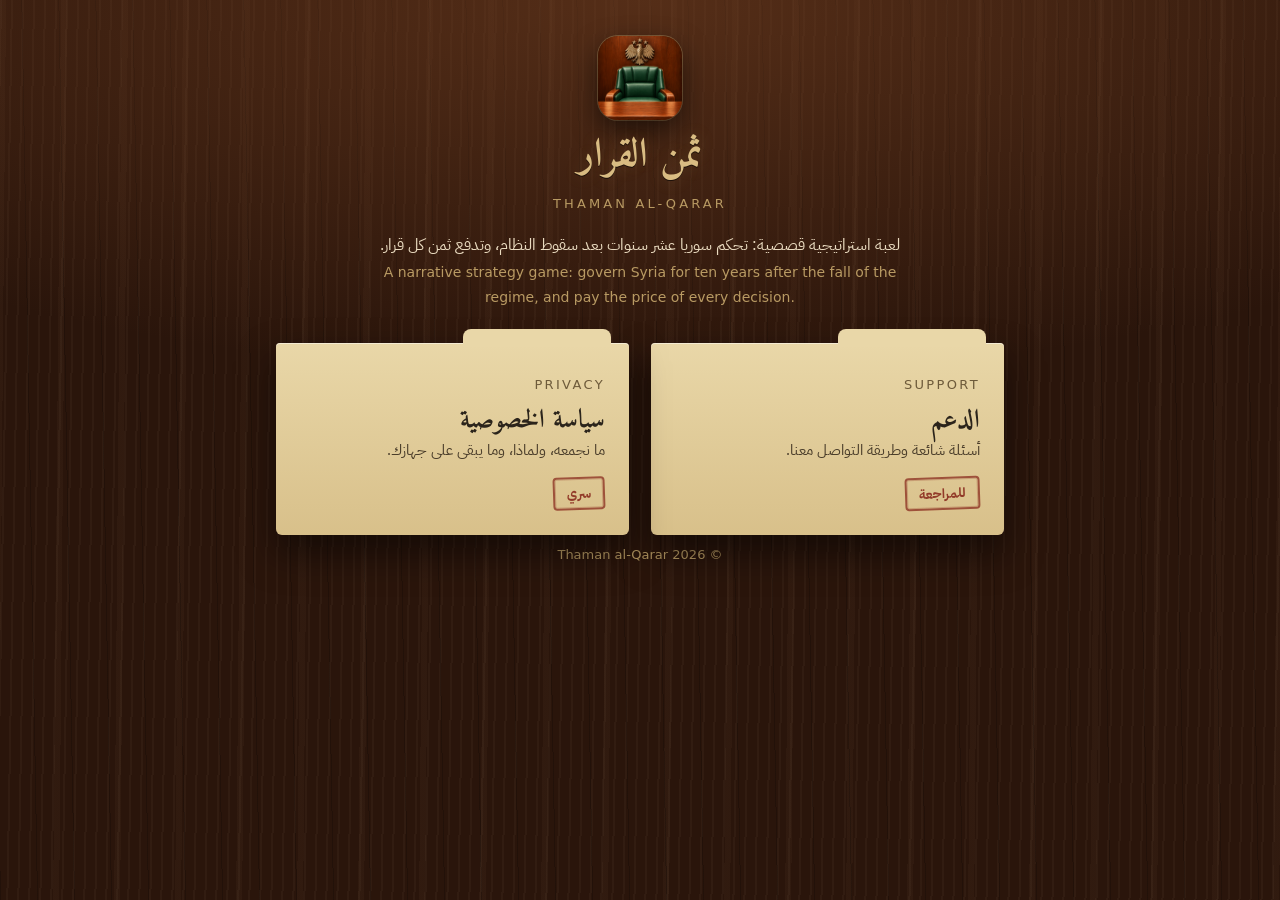
<file: index.html>
<!doctype html>
<html lang="ar" dir="rtl">
<head>
<meta charset="utf-8">
<meta name="viewport" content="width=device-width, initial-scale=1">
<title>ثمن القرار</title>
<meta name="description" content="Thaman al-Qarar (ثمن القرار): support and privacy.">
<link rel="icon" href="assets/favicon.png">
<link rel="preconnect" href="https://fonts.googleapis.com">
<link rel="preconnect" href="https://fonts.gstatic.com" crossorigin>
<link href="https://fonts.googleapis.com/css2?family=Amiri:wght@700&family=IBM+Plex+Sans+Arabic:wght@400;600;700&display=swap" rel="stylesheet">
<style>
  :root {
    color-scheme: light;
    --walnut: #2A150B; --walnut-hi: #4A2816; --paper: #F7EFDF; --paper-edge: #E6D8BD; --tab: #DCCDB0;
    --ink: #2B241B; --muted: #5E5141; --red: #8A2B1E; --green: #2F4A3A; --brass: #D9BC82; --brass-dim: #B89A63;
  }
  * { box-sizing: border-box; }
  html { background: var(--walnut); }
  body {
    margin: 0; min-height: 100vh; color: var(--ink);
    font-family: 'IBM Plex Sans Arabic', system-ui, sans-serif; font-size: 17px; line-height: 1.8;
    background-color: var(--walnut);
    background-image:
      radial-gradient(120% 60% at 50% 0%, rgba(120, 66, 34, 0.55), transparent 70%),
      repeating-linear-gradient(91deg, rgba(255, 220, 180, 0.035) 0 2px, transparent 2px 11px),
      repeating-linear-gradient(89deg, rgba(0, 0, 0, 0.18) 0 1px, transparent 1px 37px),
      repeating-linear-gradient(90.5deg, rgba(255, 200, 150, 0.03) 0 6px, transparent 6px 61px);
  }
  a { color: var(--green); text-decoration-thickness: 1px; text-underline-offset: 3px; }
  main { max-width: 760px; margin: 0 auto; padding: 36px 16px 64px; }

  /* Masthead: the office's brass plaque. */
  .masthead { display: flex; flex-direction: column; align-items: center; gap: 10px; text-align: center; margin-bottom: 30px; text-decoration: none; }
  .masthead img { width: 84px; height: 84px; border-radius: 20px; box-shadow: 0 10px 26px rgba(0, 0, 0, 0.55), 0 0 0 1px rgba(217, 188, 130, 0.35); }
  .masthead .name { font-family: 'Amiri', serif; font-weight: 700; font-size: 40px; line-height: 1.3; color: var(--brass);
    text-shadow: 0 1px 0 rgba(0, 0, 0, 0.6), 0 0 18px rgba(217, 188, 130, 0.18); }
  .masthead .latin { font-size: 13px; letter-spacing: 0.24em; text-transform: uppercase; color: var(--brass-dim); font-family: system-ui, sans-serif; }

  /* Index tabs on the folder's edge: the open one joins the sheet with a red ink underline. */
  .tabs { display: flex; gap: 6px; padding-inline: 18px; position: relative; z-index: 1; }
  .tabs a { display: block; padding: 9px 18px 7px; border-radius: 10px 10px 0 0; background: var(--tab); color: var(--muted);
    text-decoration: none; font-weight: 600; font-size: 15px; margin-top: 6px; box-shadow: inset 0 -6px 8px -6px rgba(0, 0, 0, 0.25); }
  .tabs a:hover { color: var(--ink); }
  .tabs a[aria-current="page"] { background: var(--paper); color: var(--ink); margin-top: 0; padding-top: 12px; box-shadow: none;
    background-image: linear-gradient(var(--red), var(--red)); background-size: 60% 2px; background-position: 50% calc(100% - 4px); background-repeat: no-repeat; }

  /* The sheet: paper on the desk with a ledger margin. */
  .sheet { position: relative; background: var(--paper); border-radius: 3px; padding: 34px 28px 30px;
    background-image: linear-gradient(180deg, rgba(255, 255, 255, 0.55), transparent 120px), radial-gradient(140% 100% at 50% 0%, transparent 60%, rgba(160, 120, 60, 0.12));
    box-shadow: 0 1px 0 var(--paper-edge), 0 2px 0 #d9c9a8, 0 3px 0 var(--paper-edge), 0 22px 48px rgba(0, 0, 0, 0.5);
    border-inline-start: 3px double rgba(138, 43, 30, 0.28); margin-bottom: 28px; }
  .sheet + .sheet { margin-top: 8px; }
  .kicker { font-size: 13px; letter-spacing: 0.08em; color: var(--red); font-weight: 600; margin: 0 0 2px; }
  h1 { font-family: 'Amiri', serif; font-weight: 700; font-size: 32px; line-height: 1.35; margin: 0 0 6px; }
  .lede { color: var(--muted); margin: 0 0 18px; }
  .lang { font-size: 14px; margin: 0 0 18px; color: var(--muted); }
  .lang a { font-weight: 600; }

  /* Rubber stamp for the date. */
  .stamp { display: inline-block; margin: 2px 0 20px; padding: 3px 12px; border: 2px solid rgba(138, 43, 30, 0.75); border-radius: 4px;
    color: rgba(138, 43, 30, 0.9); font-weight: 700; font-size: 14px; transform: rotate(-2deg);
    box-shadow: inset 0 0 0 1px rgba(138, 43, 30, 0.25); }

  /* Numbered clauses, in Western digits. */
  .sheet { counter-reset: clause; }
  h2 { counter-increment: clause; display: flex; align-items: baseline; gap: 10px; font-family: 'Amiri', serif; font-weight: 700;
    font-size: 23px; line-height: 1.4; margin: 26px 0 6px; color: var(--ink); }
  h2::before { content: counter(clause, decimal-leading-zero); font-family: system-ui, sans-serif; font-size: 13px; font-weight: 700;
    color: var(--red); border: 1.5px solid currentColor; border-radius: 999px; padding: 1px 7px; line-height: 1.6; flex: none; }
  p { margin: 0 0 12px; }
  ul { list-style: none; margin: 0 0 12px; padding: 0; }
  li { position: relative; padding-inline-start: 22px; margin-bottom: 6px; }
  li::before { content: ''; position: absolute; inset-inline-start: 4px; top: 0.78em; width: 7px; height: 7px; background: var(--red); transform: rotate(45deg); }
  strong { font-weight: 700; }
  [lang="en"] { font-family: system-ui, -apple-system, 'Segoe UI', sans-serif; }
  [lang="en"] h1, [lang="en"] h2 { font-family: Georgia, 'Times New Roman', serif; }

  /* Landing: two folders on the desk. */
  .folders { display: grid; grid-template-columns: repeat(auto-fit, minmax(240px, 1fr)); gap: 22px; margin-top: 8px; }
  .folder { position: relative; display: block; padding: 30px 24px 24px; border-radius: 4px 4px 6px 6px; text-decoration: none; color: var(--ink);
    background: linear-gradient(180deg, #E9D7A8, #D8C08A); box-shadow: 0 18px 36px rgba(0, 0, 0, 0.5), inset 0 1px 0 rgba(255, 255, 255, 0.5);
    transition: transform 160ms ease, box-shadow 160ms ease; }
  .folder::before { content: ''; position: absolute; top: -14px; inset-inline-start: 18px; width: 42%; height: 18px; border-radius: 8px 8px 0 0;
    background: #E9D7A8; }
  .folder:hover { transform: translateY(-3px) rotate(-0.4deg); box-shadow: 0 24px 44px rgba(0, 0, 0, 0.55); }
  .folder .title { font-family: 'Amiri', serif; font-weight: 700; font-size: 26px; line-height: 1.3; display: block; }
  .folder .latin-title { font-size: 13px; letter-spacing: 0.18em; text-transform: uppercase; color: #6d5a3a; display: block; margin-bottom: 8px; font-family: system-ui, sans-serif; }
  .folder .desc { display: block; color: #4a3d2a; font-size: 15px; line-height: 1.7; }
  .folder .stamp { margin: 14px 0 0; font-size: 13px; }
  .tagline { text-align: center; color: #EADBC0; max-width: 520px; margin: -14px auto 32px; font-size: 16px; }
  .tagline span { display: block; color: var(--brass-dim); font-size: 14px; font-family: system-ui, sans-serif; }
  footer { text-align: center; color: var(--brass-dim); font-size: 13px; margin-top: 8px; font-family: system-ui, sans-serif; }

  @media (max-width: 520px) {
    main { padding-top: 26px; }
    .masthead .name { font-size: 34px; }
    .sheet { padding: 30px 18px 24px; }
    h1 { font-size: 27px; }
    .tabs { padding-inline: 8px; }
    .tabs a { padding-inline: 14px; }
  }
  @media (prefers-reduced-motion: reduce) { .folder { transition: none; } }
</style>
</head>
<body>
<main>
  <a class="masthead" href="">
    <img src="assets/icon.png" alt="" width="84" height="84">
    <span class="name">ثمن القرار</span>
    <span class="latin">Thaman al-Qarar</span>
  </a>
  <p class="tagline">لعبة استراتيجية قصصية: تحكم سوريا عشر سنوات بعد سقوط النظام، وتدفع ثمن كل قرار.
    <span lang="en" dir="ltr">A narrative strategy game: govern Syria for ten years after the fall of the regime, and pay the price of every decision.</span></p>
  <div class="folders">
    <a class="folder" href="support/">
      <span class="latin-title">Support</span>
      <span class="title">الدعم</span>
      <span class="desc">أسئلة شائعة وطريقة التواصل معنا.</span>
      <span class="stamp">للمراجعة</span>
    </a>
    <a class="folder" href="privacy/">
      <span class="latin-title">Privacy</span>
      <span class="title">سياسة الخصوصية</span>
      <span class="desc">ما نجمعه، ولماذا، وما يبقى على جهازك.</span>
      <span class="stamp">سري</span>
    </a>
  </div>

  <footer>© 2026 Thaman al-Qarar</footer>
</main>
</body>
</html>
</file>
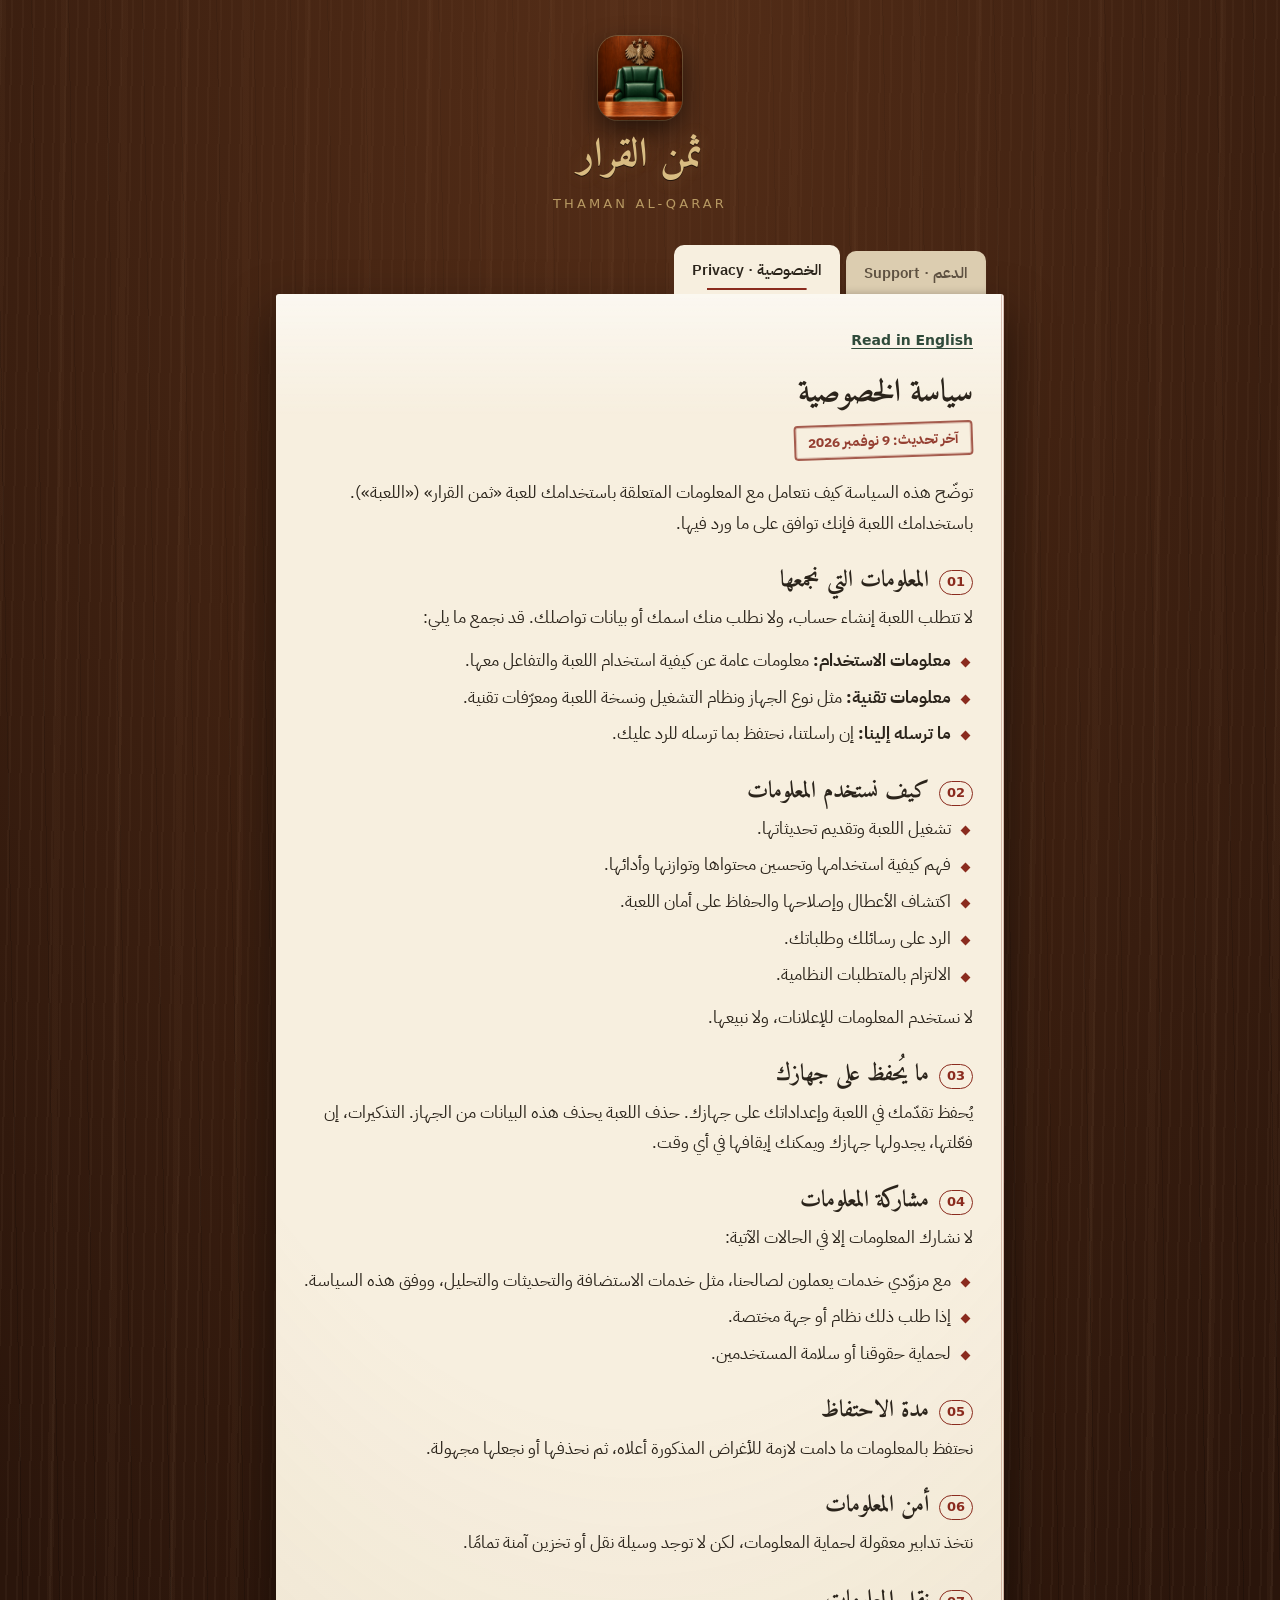
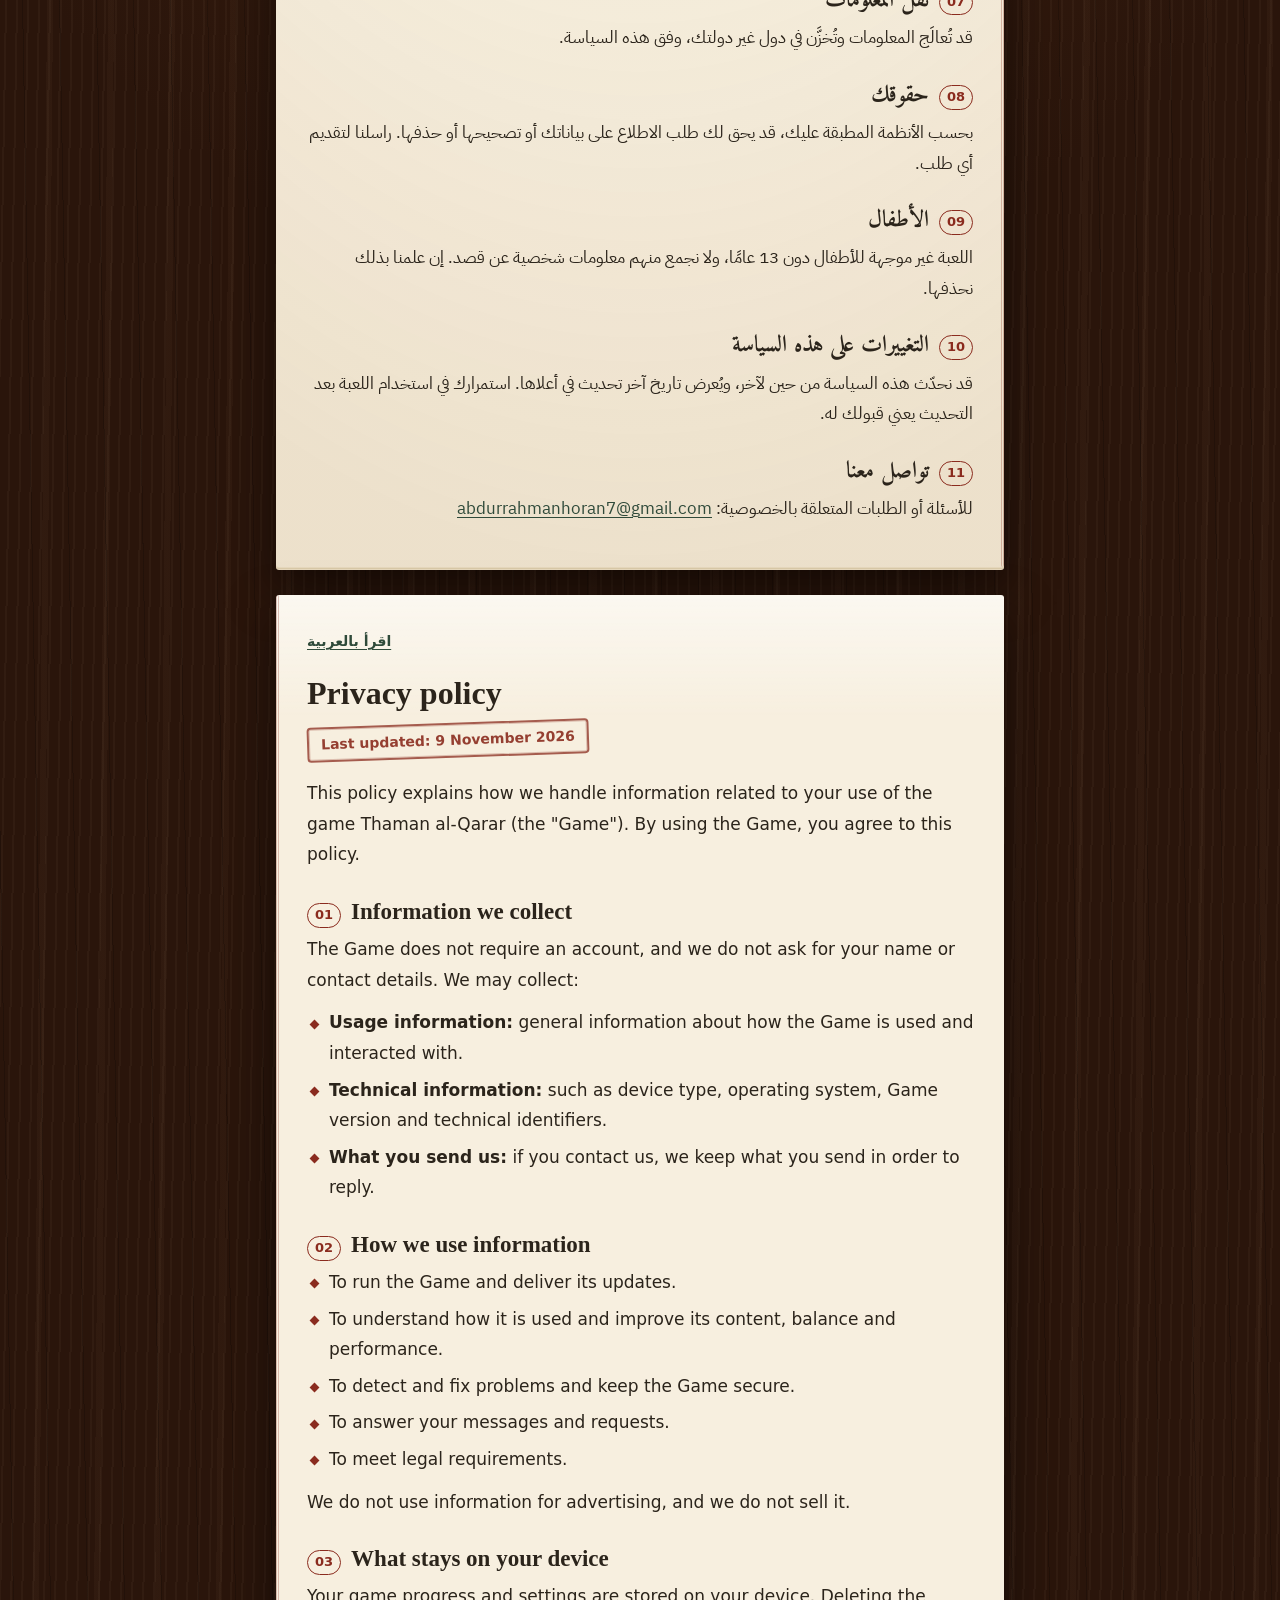
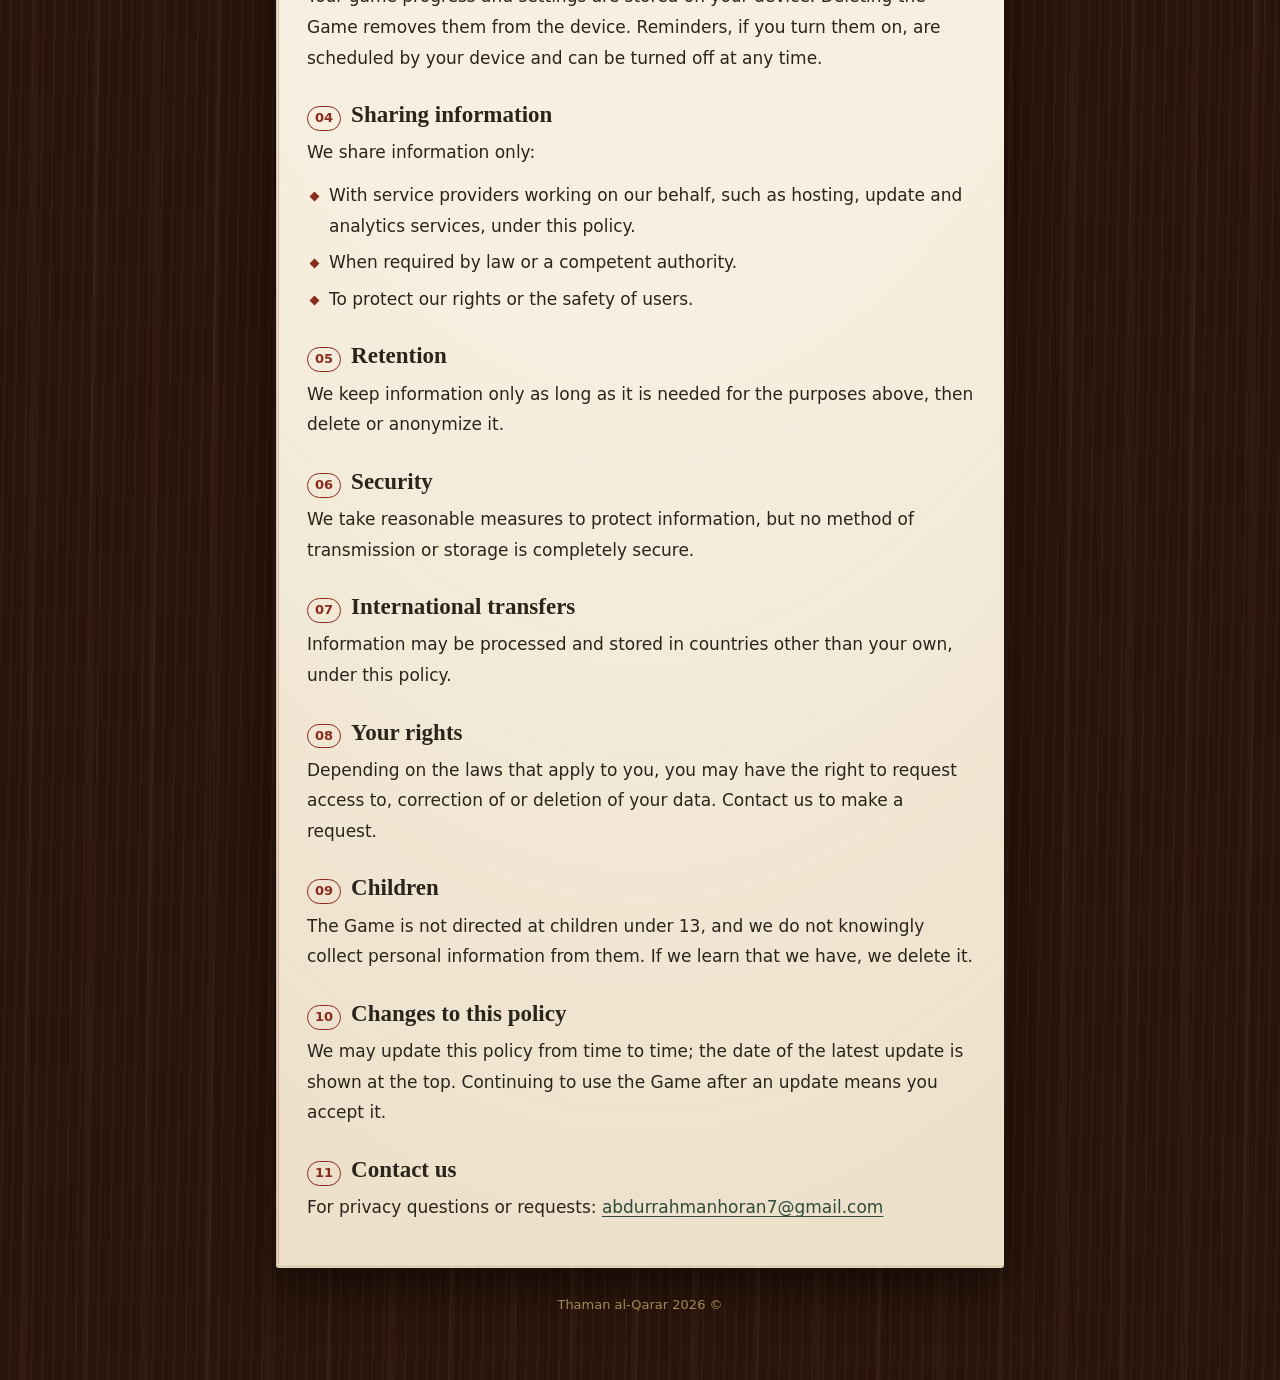
<file: privacy/index.html>
<!doctype html>
<html lang="ar" dir="rtl">
<head>
<meta charset="utf-8">
<meta name="viewport" content="width=device-width, initial-scale=1">
<title>سياسة الخصوصية — ثمن القرار</title>
<meta name="description" content="Privacy policy for the game Thaman al-Qarar (ثمن القرار).">
<link rel="icon" href="../assets/favicon.png">
<link rel="preconnect" href="https://fonts.googleapis.com">
<link rel="preconnect" href="https://fonts.gstatic.com" crossorigin>
<link href="https://fonts.googleapis.com/css2?family=Amiri:wght@700&family=IBM+Plex+Sans+Arabic:wght@400;600;700&display=swap" rel="stylesheet">
<style>
  :root {
    color-scheme: light;
    --walnut: #2A150B; --walnut-hi: #4A2816; --paper: #F7EFDF; --paper-edge: #E6D8BD; --tab: #DCCDB0;
    --ink: #2B241B; --muted: #5E5141; --red: #8A2B1E; --green: #2F4A3A; --brass: #D9BC82; --brass-dim: #B89A63;
  }
  * { box-sizing: border-box; }
  html { background: var(--walnut); }
  body {
    margin: 0; min-height: 100vh; color: var(--ink);
    font-family: 'IBM Plex Sans Arabic', system-ui, sans-serif; font-size: 17px; line-height: 1.8;
    background-color: var(--walnut);
    background-image:
      radial-gradient(120% 60% at 50% 0%, rgba(120, 66, 34, 0.55), transparent 70%),
      repeating-linear-gradient(91deg, rgba(255, 220, 180, 0.035) 0 2px, transparent 2px 11px),
      repeating-linear-gradient(89deg, rgba(0, 0, 0, 0.18) 0 1px, transparent 1px 37px),
      repeating-linear-gradient(90.5deg, rgba(255, 200, 150, 0.03) 0 6px, transparent 6px 61px);
  }
  a { color: var(--green); text-decoration-thickness: 1px; text-underline-offset: 3px; }
  main { max-width: 760px; margin: 0 auto; padding: 36px 16px 64px; }

  /* Masthead: the office's brass plaque. */
  .masthead { display: flex; flex-direction: column; align-items: center; gap: 10px; text-align: center; margin-bottom: 30px; text-decoration: none; }
  .masthead img { width: 84px; height: 84px; border-radius: 20px; box-shadow: 0 10px 26px rgba(0, 0, 0, 0.55), 0 0 0 1px rgba(217, 188, 130, 0.35); }
  .masthead .name { font-family: 'Amiri', serif; font-weight: 700; font-size: 40px; line-height: 1.3; color: var(--brass);
    text-shadow: 0 1px 0 rgba(0, 0, 0, 0.6), 0 0 18px rgba(217, 188, 130, 0.18); }
  .masthead .latin { font-size: 13px; letter-spacing: 0.24em; text-transform: uppercase; color: var(--brass-dim); font-family: system-ui, sans-serif; }

  /* Index tabs on the folder's edge: the open one joins the sheet with a red ink underline. */
  .tabs { display: flex; gap: 6px; padding-inline: 18px; position: relative; z-index: 1; }
  .tabs a { display: block; padding: 9px 18px 7px; border-radius: 10px 10px 0 0; background: var(--tab); color: var(--muted);
    text-decoration: none; font-weight: 600; font-size: 15px; margin-top: 6px; box-shadow: inset 0 -6px 8px -6px rgba(0, 0, 0, 0.25); }
  .tabs a:hover { color: var(--ink); }
  .tabs a[aria-current="page"] { background: var(--paper); color: var(--ink); margin-top: 0; padding-top: 12px; box-shadow: none;
    background-image: linear-gradient(var(--red), var(--red)); background-size: 60% 2px; background-position: 50% calc(100% - 4px); background-repeat: no-repeat; }

  /* The sheet: paper on the desk with a ledger margin. */
  .sheet { position: relative; background: var(--paper); border-radius: 3px; padding: 34px 28px 30px;
    background-image: linear-gradient(180deg, rgba(255, 255, 255, 0.55), transparent 120px), radial-gradient(140% 100% at 50% 0%, transparent 60%, rgba(160, 120, 60, 0.12));
    box-shadow: 0 1px 0 var(--paper-edge), 0 2px 0 #d9c9a8, 0 3px 0 var(--paper-edge), 0 22px 48px rgba(0, 0, 0, 0.5);
    border-inline-start: 3px double rgba(138, 43, 30, 0.28); margin-bottom: 28px; }
  .sheet + .sheet { margin-top: 8px; }
  .kicker { font-size: 13px; letter-spacing: 0.08em; color: var(--red); font-weight: 600; margin: 0 0 2px; }
  h1 { font-family: 'Amiri', serif; font-weight: 700; font-size: 32px; line-height: 1.35; margin: 0 0 6px; }
  .lede { color: var(--muted); margin: 0 0 18px; }
  .lang { font-size: 14px; margin: 0 0 18px; color: var(--muted); }
  .lang a { font-weight: 600; }

  /* Rubber stamp for the date. */
  .stamp { display: inline-block; margin: 2px 0 20px; padding: 3px 12px; border: 2px solid rgba(138, 43, 30, 0.75); border-radius: 4px;
    color: rgba(138, 43, 30, 0.9); font-weight: 700; font-size: 14px; transform: rotate(-2deg);
    box-shadow: inset 0 0 0 1px rgba(138, 43, 30, 0.25); }

  /* Numbered clauses, in Western digits. */
  .sheet { counter-reset: clause; }
  h2 { counter-increment: clause; display: flex; align-items: baseline; gap: 10px; font-family: 'Amiri', serif; font-weight: 700;
    font-size: 23px; line-height: 1.4; margin: 26px 0 6px; color: var(--ink); }
  h2::before { content: counter(clause, decimal-leading-zero); font-family: system-ui, sans-serif; font-size: 13px; font-weight: 700;
    color: var(--red); border: 1.5px solid currentColor; border-radius: 999px; padding: 1px 7px; line-height: 1.6; flex: none; }
  p { margin: 0 0 12px; }
  ul { list-style: none; margin: 0 0 12px; padding: 0; }
  li { position: relative; padding-inline-start: 22px; margin-bottom: 6px; }
  li::before { content: ''; position: absolute; inset-inline-start: 4px; top: 0.78em; width: 7px; height: 7px; background: var(--red); transform: rotate(45deg); }
  strong { font-weight: 700; }
  [lang="en"] { font-family: system-ui, -apple-system, 'Segoe UI', sans-serif; }
  [lang="en"] h1, [lang="en"] h2 { font-family: Georgia, 'Times New Roman', serif; }

  /* Landing: two folders on the desk. */
  .folders { display: grid; grid-template-columns: repeat(auto-fit, minmax(240px, 1fr)); gap: 22px; margin-top: 8px; }
  .folder { position: relative; display: block; padding: 30px 24px 24px; border-radius: 4px 4px 6px 6px; text-decoration: none; color: var(--ink);
    background: linear-gradient(180deg, #E9D7A8, #D8C08A); box-shadow: 0 18px 36px rgba(0, 0, 0, 0.5), inset 0 1px 0 rgba(255, 255, 255, 0.5);
    transition: transform 160ms ease, box-shadow 160ms ease; }
  .folder::before { content: ''; position: absolute; top: -14px; inset-inline-start: 18px; width: 42%; height: 18px; border-radius: 8px 8px 0 0;
    background: #E9D7A8; }
  .folder:hover { transform: translateY(-3px) rotate(-0.4deg); box-shadow: 0 24px 44px rgba(0, 0, 0, 0.55); }
  .folder .title { font-family: 'Amiri', serif; font-weight: 700; font-size: 26px; line-height: 1.3; display: block; }
  .folder .latin-title { font-size: 13px; letter-spacing: 0.18em; text-transform: uppercase; color: #6d5a3a; display: block; margin-bottom: 8px; font-family: system-ui, sans-serif; }
  .folder .desc { display: block; color: #4a3d2a; font-size: 15px; line-height: 1.7; }
  .folder .stamp { margin: 14px 0 0; font-size: 13px; }
  .tagline { text-align: center; color: #EADBC0; max-width: 520px; margin: -14px auto 32px; font-size: 16px; }
  .tagline span { display: block; color: var(--brass-dim); font-size: 14px; font-family: system-ui, sans-serif; }
  footer { text-align: center; color: var(--brass-dim); font-size: 13px; margin-top: 8px; font-family: system-ui, sans-serif; }

  @media (max-width: 520px) {
    main { padding-top: 26px; }
    .masthead .name { font-size: 34px; }
    .sheet { padding: 30px 18px 24px; }
    h1 { font-size: 27px; }
    .tabs { padding-inline: 8px; }
    .tabs a { padding-inline: 14px; }
  }
  @media (prefers-reduced-motion: reduce) { .folder { transition: none; } }
</style>
</head>
<body>
<main>
  <a class="masthead" href="../">
    <img src="../assets/icon.png" alt="" width="84" height="84">
    <span class="name">ثمن القرار</span>
    <span class="latin">Thaman al-Qarar</span>
  </a>
<nav class="tabs" aria-label="الصفحات"><a href="../support/">الدعم · Support</a><a href="../privacy/" aria-current="page">الخصوصية · Privacy</a></nav>
  <article class="sheet" id="ar">
    <p class="lang"><a href="#en" lang="en">Read in English</a></p>
    <h1>سياسة الخصوصية</h1>
    <p class="stamp">آخر تحديث: 9 نوفمبر 2026</p>
    <p>توضّح هذه السياسة كيف نتعامل مع المعلومات المتعلقة باستخدامك للعبة «ثمن القرار» («اللعبة»). باستخدامك اللعبة فإنك توافق على ما ورد فيها.</p>

    <h2>المعلومات التي نجمعها</h2>
    <p>لا تتطلب اللعبة إنشاء حساب، ولا نطلب منك اسمك أو بيانات تواصلك. قد نجمع ما يلي:</p>
    <ul>
      <li><strong>معلومات الاستخدام:</strong> معلومات عامة عن كيفية استخدام اللعبة والتفاعل معها.</li>
      <li><strong>معلومات تقنية:</strong> مثل نوع الجهاز ونظام التشغيل ونسخة اللعبة ومعرّفات تقنية.</li>
      <li><strong>ما ترسله إلينا:</strong> إن راسلتنا، نحتفظ بما ترسله للرد عليك.</li>
    </ul>

    <h2>كيف نستخدم المعلومات</h2>
    <ul>
      <li>تشغيل اللعبة وتقديم تحديثاتها.</li>
      <li>فهم كيفية استخدامها وتحسين محتواها وتوازنها وأدائها.</li>
      <li>اكتشاف الأعطال وإصلاحها والحفاظ على أمان اللعبة.</li>
      <li>الرد على رسائلك وطلباتك.</li>
      <li>الالتزام بالمتطلبات النظامية.</li>
    </ul>
    <p>لا نستخدم المعلومات للإعلانات، ولا نبيعها.</p>

    <h2>ما يُحفظ على جهازك</h2>
    <p>يُحفظ تقدّمك في اللعبة وإعداداتك على جهازك. حذف اللعبة يحذف هذه البيانات من الجهاز. التذكيرات، إن فعّلتها، يجدولها جهازك ويمكنك إيقافها في أي وقت.</p>

    <h2>مشاركة المعلومات</h2>
    <p>لا نشارك المعلومات إلا في الحالات الآتية:</p>
    <ul>
      <li>مع مزوّدي خدمات يعملون لصالحنا، مثل خدمات الاستضافة والتحديثات والتحليل، ووفق هذه السياسة.</li>
      <li>إذا طلب ذلك نظام أو جهة مختصة.</li>
      <li>لحماية حقوقنا أو سلامة المستخدمين.</li>
    </ul>

    <h2>مدة الاحتفاظ</h2>
    <p>نحتفظ بالمعلومات ما دامت لازمة للأغراض المذكورة أعلاه، ثم نحذفها أو نجعلها مجهولة.</p>

    <h2>أمن المعلومات</h2>
    <p>نتخذ تدابير معقولة لحماية المعلومات، لكن لا توجد وسيلة نقل أو تخزين آمنة تمامًا.</p>

    <h2>نقل المعلومات</h2>
    <p>قد تُعالَج المعلومات وتُخزَّن في دول غير دولتك، وفق هذه السياسة.</p>

    <h2>حقوقك</h2>
    <p>بحسب الأنظمة المطبقة عليك، قد يحق لك طلب الاطلاع على بياناتك أو تصحيحها أو حذفها. راسلنا لتقديم أي طلب.</p>

    <h2>الأطفال</h2>
    <p>اللعبة غير موجهة للأطفال دون 13 عامًا، ولا نجمع منهم معلومات شخصية عن قصد. إن علمنا بذلك نحذفها.</p>

    <h2>التغييرات على هذه السياسة</h2>
    <p>قد نحدّث هذه السياسة من حين لآخر، ويُعرض تاريخ آخر تحديث في أعلاها. استمرارك في استخدام اللعبة بعد التحديث يعني قبولك له.</p>

    <h2>تواصل معنا</h2>
    <p>للأسئلة أو الطلبات المتعلقة بالخصوصية: <a href="mailto:abdurrahmanhoran7@gmail.com">abdurrahmanhoran7@gmail.com</a></p>
  </article>
  <article class="sheet" id="en" lang="en" dir="ltr">
    <p class="lang"><a href="#ar" lang="ar">اقرأ بالعربية</a></p>
    <h1>Privacy policy</h1>
    <p class="stamp">Last updated: 9 November 2026</p>
    <p>This policy explains how we handle information related to your use of the game Thaman al-Qarar (the "Game"). By using the Game, you agree to this policy.</p>

    <h2>Information we collect</h2>
    <p>The Game does not require an account, and we do not ask for your name or contact details. We may collect:</p>
    <ul>
      <li><strong>Usage information:</strong> general information about how the Game is used and interacted with.</li>
      <li><strong>Technical information:</strong> such as device type, operating system, Game version and technical identifiers.</li>
      <li><strong>What you send us:</strong> if you contact us, we keep what you send in order to reply.</li>
    </ul>

    <h2>How we use information</h2>
    <ul>
      <li>To run the Game and deliver its updates.</li>
      <li>To understand how it is used and improve its content, balance and performance.</li>
      <li>To detect and fix problems and keep the Game secure.</li>
      <li>To answer your messages and requests.</li>
      <li>To meet legal requirements.</li>
    </ul>
    <p>We do not use information for advertising, and we do not sell it.</p>

    <h2>What stays on your device</h2>
    <p>Your game progress and settings are stored on your device. Deleting the Game removes them from the device. Reminders, if you turn them on, are scheduled by your device and can be turned off at any time.</p>

    <h2>Sharing information</h2>
    <p>We share information only:</p>
    <ul>
      <li>With service providers working on our behalf, such as hosting, update and analytics services, under this policy.</li>
      <li>When required by law or a competent authority.</li>
      <li>To protect our rights or the safety of users.</li>
    </ul>

    <h2>Retention</h2>
    <p>We keep information only as long as it is needed for the purposes above, then delete or anonymize it.</p>

    <h2>Security</h2>
    <p>We take reasonable measures to protect information, but no method of transmission or storage is completely secure.</p>

    <h2>International transfers</h2>
    <p>Information may be processed and stored in countries other than your own, under this policy.</p>

    <h2>Your rights</h2>
    <p>Depending on the laws that apply to you, you may have the right to request access to, correction of or deletion of your data. Contact us to make a request.</p>

    <h2>Children</h2>
    <p>The Game is not directed at children under 13, and we do not knowingly collect personal information from them. If we learn that we have, we delete it.</p>

    <h2>Changes to this policy</h2>
    <p>We may update this policy from time to time; the date of the latest update is shown at the top. Continuing to use the Game after an update means you accept it.</p>

    <h2>Contact us</h2>
    <p>For privacy questions or requests: <a href="mailto:abdurrahmanhoran7@gmail.com">abdurrahmanhoran7@gmail.com</a></p>
  </article>

  <footer>© 2026 Thaman al-Qarar</footer>
</main>
</body>
</html>
</file>
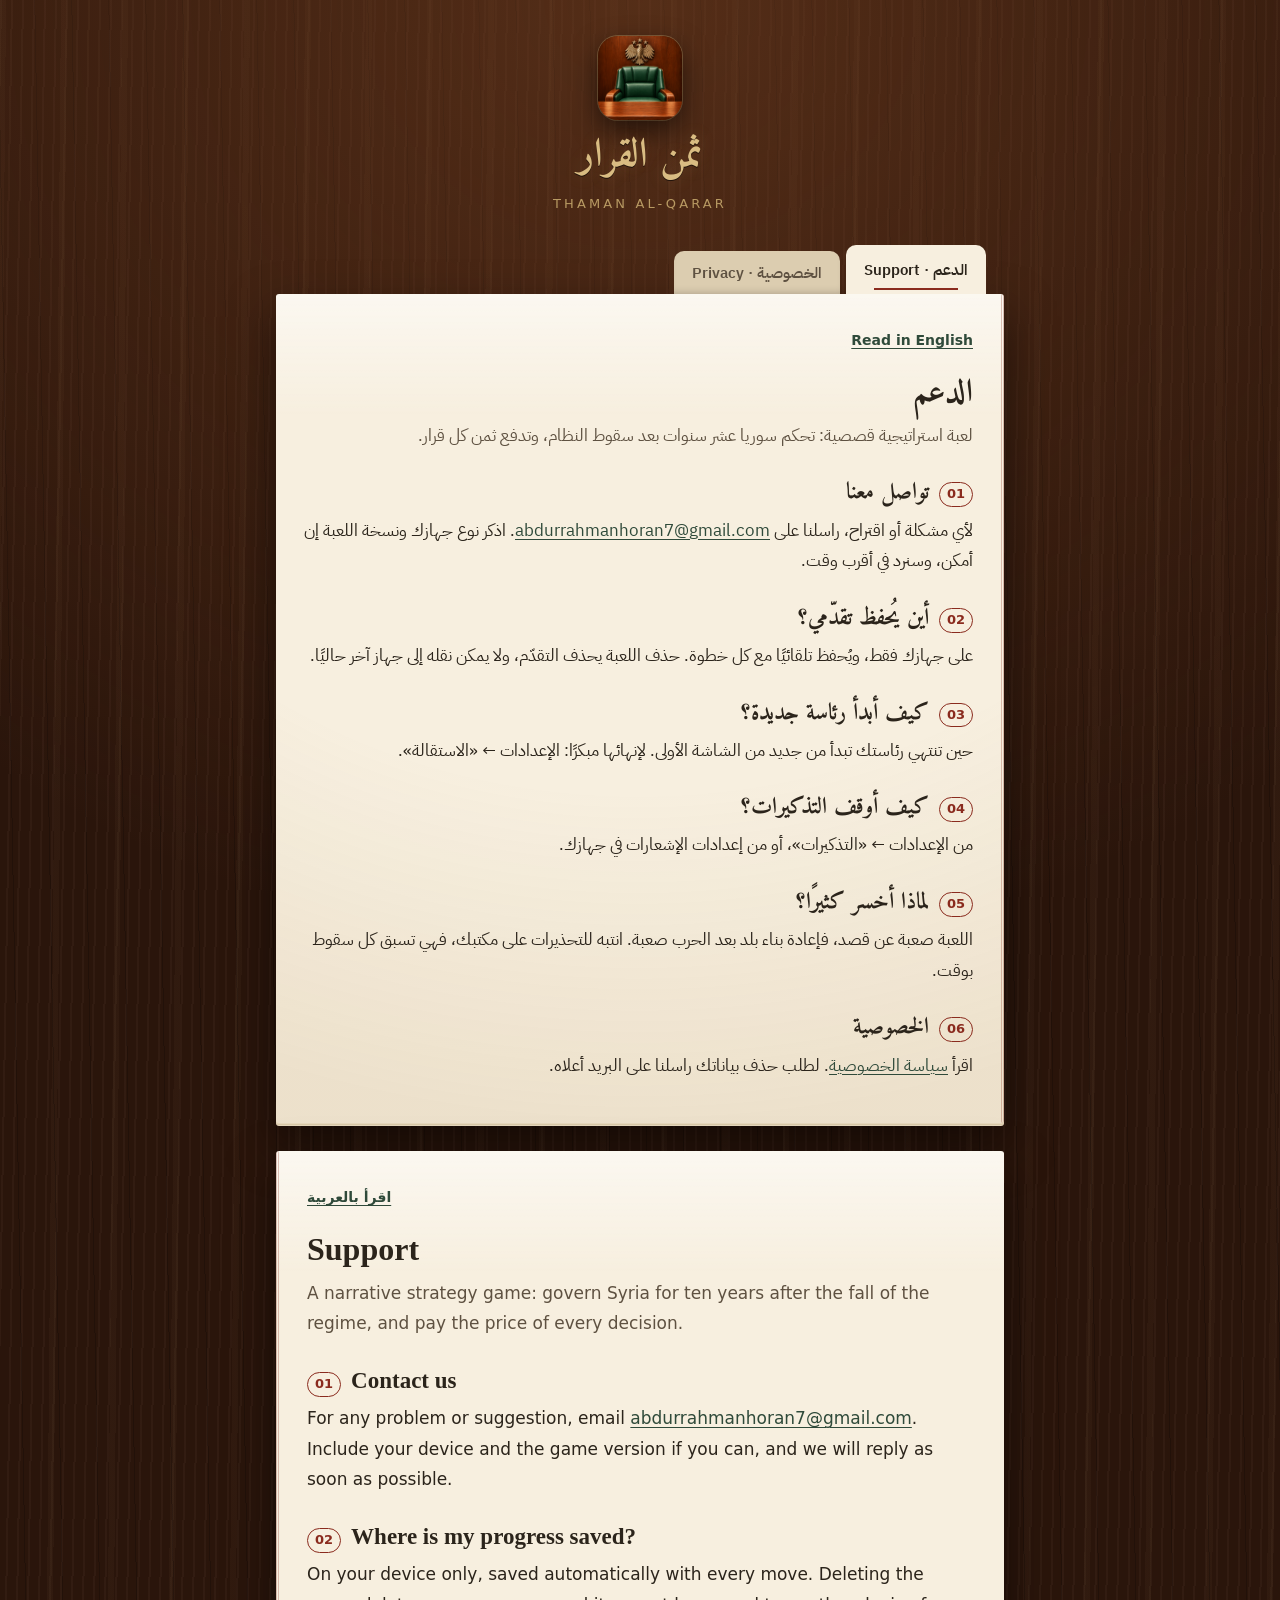
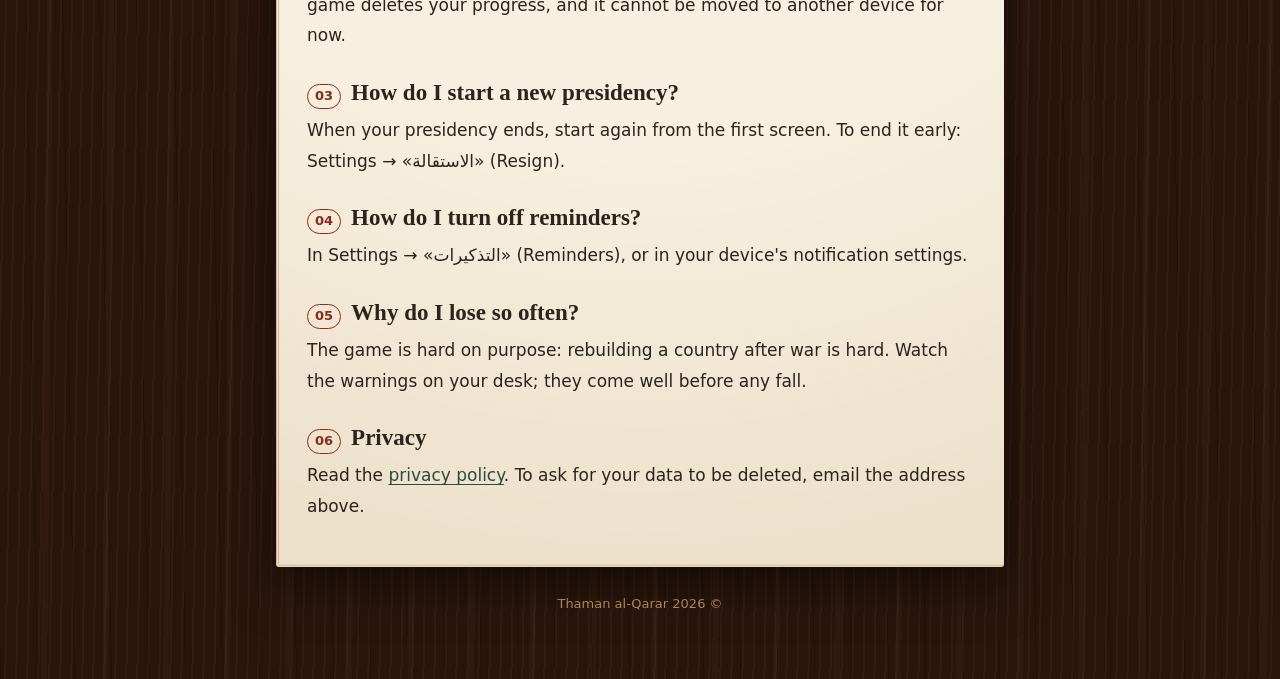
<file: support/index.html>
<!doctype html>
<html lang="ar" dir="rtl">
<head>
<meta charset="utf-8">
<meta name="viewport" content="width=device-width, initial-scale=1">
<title>الدعم — ثمن القرار</title>
<meta name="description" content="Support for the game Thaman al-Qarar (ثمن القرار).">
<link rel="icon" href="../assets/favicon.png">
<link rel="preconnect" href="https://fonts.googleapis.com">
<link rel="preconnect" href="https://fonts.gstatic.com" crossorigin>
<link href="https://fonts.googleapis.com/css2?family=Amiri:wght@700&family=IBM+Plex+Sans+Arabic:wght@400;600;700&display=swap" rel="stylesheet">
<style>
  :root {
    color-scheme: light;
    --walnut: #2A150B; --walnut-hi: #4A2816; --paper: #F7EFDF; --paper-edge: #E6D8BD; --tab: #DCCDB0;
    --ink: #2B241B; --muted: #5E5141; --red: #8A2B1E; --green: #2F4A3A; --brass: #D9BC82; --brass-dim: #B89A63;
  }
  * { box-sizing: border-box; }
  html { background: var(--walnut); }
  body {
    margin: 0; min-height: 100vh; color: var(--ink);
    font-family: 'IBM Plex Sans Arabic', system-ui, sans-serif; font-size: 17px; line-height: 1.8;
    background-color: var(--walnut);
    background-image:
      radial-gradient(120% 60% at 50% 0%, rgba(120, 66, 34, 0.55), transparent 70%),
      repeating-linear-gradient(91deg, rgba(255, 220, 180, 0.035) 0 2px, transparent 2px 11px),
      repeating-linear-gradient(89deg, rgba(0, 0, 0, 0.18) 0 1px, transparent 1px 37px),
      repeating-linear-gradient(90.5deg, rgba(255, 200, 150, 0.03) 0 6px, transparent 6px 61px);
  }
  a { color: var(--green); text-decoration-thickness: 1px; text-underline-offset: 3px; }
  main { max-width: 760px; margin: 0 auto; padding: 36px 16px 64px; }

  /* Masthead: the office's brass plaque. */
  .masthead { display: flex; flex-direction: column; align-items: center; gap: 10px; text-align: center; margin-bottom: 30px; text-decoration: none; }
  .masthead img { width: 84px; height: 84px; border-radius: 20px; box-shadow: 0 10px 26px rgba(0, 0, 0, 0.55), 0 0 0 1px rgba(217, 188, 130, 0.35); }
  .masthead .name { font-family: 'Amiri', serif; font-weight: 700; font-size: 40px; line-height: 1.3; color: var(--brass);
    text-shadow: 0 1px 0 rgba(0, 0, 0, 0.6), 0 0 18px rgba(217, 188, 130, 0.18); }
  .masthead .latin { font-size: 13px; letter-spacing: 0.24em; text-transform: uppercase; color: var(--brass-dim); font-family: system-ui, sans-serif; }

  /* Index tabs on the folder's edge: the open one joins the sheet with a red ink underline. */
  .tabs { display: flex; gap: 6px; padding-inline: 18px; position: relative; z-index: 1; }
  .tabs a { display: block; padding: 9px 18px 7px; border-radius: 10px 10px 0 0; background: var(--tab); color: var(--muted);
    text-decoration: none; font-weight: 600; font-size: 15px; margin-top: 6px; box-shadow: inset 0 -6px 8px -6px rgba(0, 0, 0, 0.25); }
  .tabs a:hover { color: var(--ink); }
  .tabs a[aria-current="page"] { background: var(--paper); color: var(--ink); margin-top: 0; padding-top: 12px; box-shadow: none;
    background-image: linear-gradient(var(--red), var(--red)); background-size: 60% 2px; background-position: 50% calc(100% - 4px); background-repeat: no-repeat; }

  /* The sheet: paper on the desk with a ledger margin. */
  .sheet { position: relative; background: var(--paper); border-radius: 3px; padding: 34px 28px 30px;
    background-image: linear-gradient(180deg, rgba(255, 255, 255, 0.55), transparent 120px), radial-gradient(140% 100% at 50% 0%, transparent 60%, rgba(160, 120, 60, 0.12));
    box-shadow: 0 1px 0 var(--paper-edge), 0 2px 0 #d9c9a8, 0 3px 0 var(--paper-edge), 0 22px 48px rgba(0, 0, 0, 0.5);
    border-inline-start: 3px double rgba(138, 43, 30, 0.28); margin-bottom: 28px; }
  .sheet + .sheet { margin-top: 8px; }
  .kicker { font-size: 13px; letter-spacing: 0.08em; color: var(--red); font-weight: 600; margin: 0 0 2px; }
  h1 { font-family: 'Amiri', serif; font-weight: 700; font-size: 32px; line-height: 1.35; margin: 0 0 6px; }
  .lede { color: var(--muted); margin: 0 0 18px; }
  .lang { font-size: 14px; margin: 0 0 18px; color: var(--muted); }
  .lang a { font-weight: 600; }

  /* Rubber stamp for the date. */
  .stamp { display: inline-block; margin: 2px 0 20px; padding: 3px 12px; border: 2px solid rgba(138, 43, 30, 0.75); border-radius: 4px;
    color: rgba(138, 43, 30, 0.9); font-weight: 700; font-size: 14px; transform: rotate(-2deg);
    box-shadow: inset 0 0 0 1px rgba(138, 43, 30, 0.25); }

  /* Numbered clauses, in Western digits. */
  .sheet { counter-reset: clause; }
  h2 { counter-increment: clause; display: flex; align-items: baseline; gap: 10px; font-family: 'Amiri', serif; font-weight: 700;
    font-size: 23px; line-height: 1.4; margin: 26px 0 6px; color: var(--ink); }
  h2::before { content: counter(clause, decimal-leading-zero); font-family: system-ui, sans-serif; font-size: 13px; font-weight: 700;
    color: var(--red); border: 1.5px solid currentColor; border-radius: 999px; padding: 1px 7px; line-height: 1.6; flex: none; }
  p { margin: 0 0 12px; }
  ul { list-style: none; margin: 0 0 12px; padding: 0; }
  li { position: relative; padding-inline-start: 22px; margin-bottom: 6px; }
  li::before { content: ''; position: absolute; inset-inline-start: 4px; top: 0.78em; width: 7px; height: 7px; background: var(--red); transform: rotate(45deg); }
  strong { font-weight: 700; }
  [lang="en"] { font-family: system-ui, -apple-system, 'Segoe UI', sans-serif; }
  [lang="en"] h1, [lang="en"] h2 { font-family: Georgia, 'Times New Roman', serif; }

  /* Landing: two folders on the desk. */
  .folders { display: grid; grid-template-columns: repeat(auto-fit, minmax(240px, 1fr)); gap: 22px; margin-top: 8px; }
  .folder { position: relative; display: block; padding: 30px 24px 24px; border-radius: 4px 4px 6px 6px; text-decoration: none; color: var(--ink);
    background: linear-gradient(180deg, #E9D7A8, #D8C08A); box-shadow: 0 18px 36px rgba(0, 0, 0, 0.5), inset 0 1px 0 rgba(255, 255, 255, 0.5);
    transition: transform 160ms ease, box-shadow 160ms ease; }
  .folder::before { content: ''; position: absolute; top: -14px; inset-inline-start: 18px; width: 42%; height: 18px; border-radius: 8px 8px 0 0;
    background: #E9D7A8; }
  .folder:hover { transform: translateY(-3px) rotate(-0.4deg); box-shadow: 0 24px 44px rgba(0, 0, 0, 0.55); }
  .folder .title { font-family: 'Amiri', serif; font-weight: 700; font-size: 26px; line-height: 1.3; display: block; }
  .folder .latin-title { font-size: 13px; letter-spacing: 0.18em; text-transform: uppercase; color: #6d5a3a; display: block; margin-bottom: 8px; font-family: system-ui, sans-serif; }
  .folder .desc { display: block; color: #4a3d2a; font-size: 15px; line-height: 1.7; }
  .folder .stamp { margin: 14px 0 0; font-size: 13px; }
  .tagline { text-align: center; color: #EADBC0; max-width: 520px; margin: -14px auto 32px; font-size: 16px; }
  .tagline span { display: block; color: var(--brass-dim); font-size: 14px; font-family: system-ui, sans-serif; }
  footer { text-align: center; color: var(--brass-dim); font-size: 13px; margin-top: 8px; font-family: system-ui, sans-serif; }

  @media (max-width: 520px) {
    main { padding-top: 26px; }
    .masthead .name { font-size: 34px; }
    .sheet { padding: 30px 18px 24px; }
    h1 { font-size: 27px; }
    .tabs { padding-inline: 8px; }
    .tabs a { padding-inline: 14px; }
  }
  @media (prefers-reduced-motion: reduce) { .folder { transition: none; } }
</style>
</head>
<body>
<main>
  <a class="masthead" href="../">
    <img src="../assets/icon.png" alt="" width="84" height="84">
    <span class="name">ثمن القرار</span>
    <span class="latin">Thaman al-Qarar</span>
  </a>
<nav class="tabs" aria-label="الصفحات"><a href="../support/" aria-current="page">الدعم · Support</a><a href="../privacy/">الخصوصية · Privacy</a></nav>
  <article class="sheet" id="ar">
    <p class="lang"><a href="#en" lang="en">Read in English</a></p>
    <h1>الدعم</h1>
    <p class="lede">لعبة استراتيجية قصصية: تحكم سوريا عشر سنوات بعد سقوط النظام، وتدفع ثمن كل قرار.</p>

    <h2>تواصل معنا</h2>
    <p>لأي مشكلة أو اقتراح، راسلنا على <a href="mailto:abdurrahmanhoran7@gmail.com">abdurrahmanhoran7@gmail.com</a>. اذكر نوع جهازك ونسخة اللعبة إن أمكن، وسنرد في أقرب وقت.</p>

    <h2>أين يُحفظ تقدّمي؟</h2>
    <p>على جهازك فقط، ويُحفظ تلقائيًا مع كل خطوة. حذف اللعبة يحذف التقدّم، ولا يمكن نقله إلى جهاز آخر حاليًا.</p>

    <h2>كيف أبدأ رئاسة جديدة؟</h2>
    <p>حين تنتهي رئاستك تبدأ من جديد من الشاشة الأولى. لإنهائها مبكرًا: الإعدادات ← «الاستقالة».</p>

    <h2>كيف أوقف التذكيرات؟</h2>
    <p>من الإعدادات ← «التذكيرات»، أو من إعدادات الإشعارات في جهازك.</p>

    <h2>لماذا أخسر كثيرًا؟</h2>
    <p>اللعبة صعبة عن قصد، فإعادة بناء بلد بعد الحرب صعبة. انتبه للتحذيرات على مكتبك، فهي تسبق كل سقوط بوقت.</p>

    <h2>الخصوصية</h2>
    <p>اقرأ <a href="../privacy/">سياسة الخصوصية</a>. لطلب حذف بياناتك راسلنا على البريد أعلاه.</p>
  </article>
  <article class="sheet" id="en" lang="en" dir="ltr">
    <p class="lang"><a href="#ar" lang="ar">اقرأ بالعربية</a></p>
    <h1>Support</h1>
    <p class="lede">A narrative strategy game: govern Syria for ten years after the fall of the regime, and pay the price of every decision.</p>

    <h2>Contact us</h2>
    <p>For any problem or suggestion, email <a href="mailto:abdurrahmanhoran7@gmail.com">abdurrahmanhoran7@gmail.com</a>. Include your device and the game version if you can, and we will reply as soon as possible.</p>

    <h2>Where is my progress saved?</h2>
    <p>On your device only, saved automatically with every move. Deleting the game deletes your progress, and it cannot be moved to another device for now.</p>

    <h2>How do I start a new presidency?</h2>
    <p>When your presidency ends, start again from the first screen. To end it early: Settings → «الاستقالة» (Resign).</p>

    <h2>How do I turn off reminders?</h2>
    <p>In Settings → «التذكيرات» (Reminders), or in your device's notification settings.</p>

    <h2>Why do I lose so often?</h2>
    <p>The game is hard on purpose: rebuilding a country after war is hard. Watch the warnings on your desk; they come well before any fall.</p>

    <h2>Privacy</h2>
    <p>Read the <a href="../privacy/">privacy policy</a>. To ask for your data to be deleted, email the address above.</p>
  </article>

  <footer>© 2026 Thaman al-Qarar</footer>
</main>
</body>
</html>
</file>
